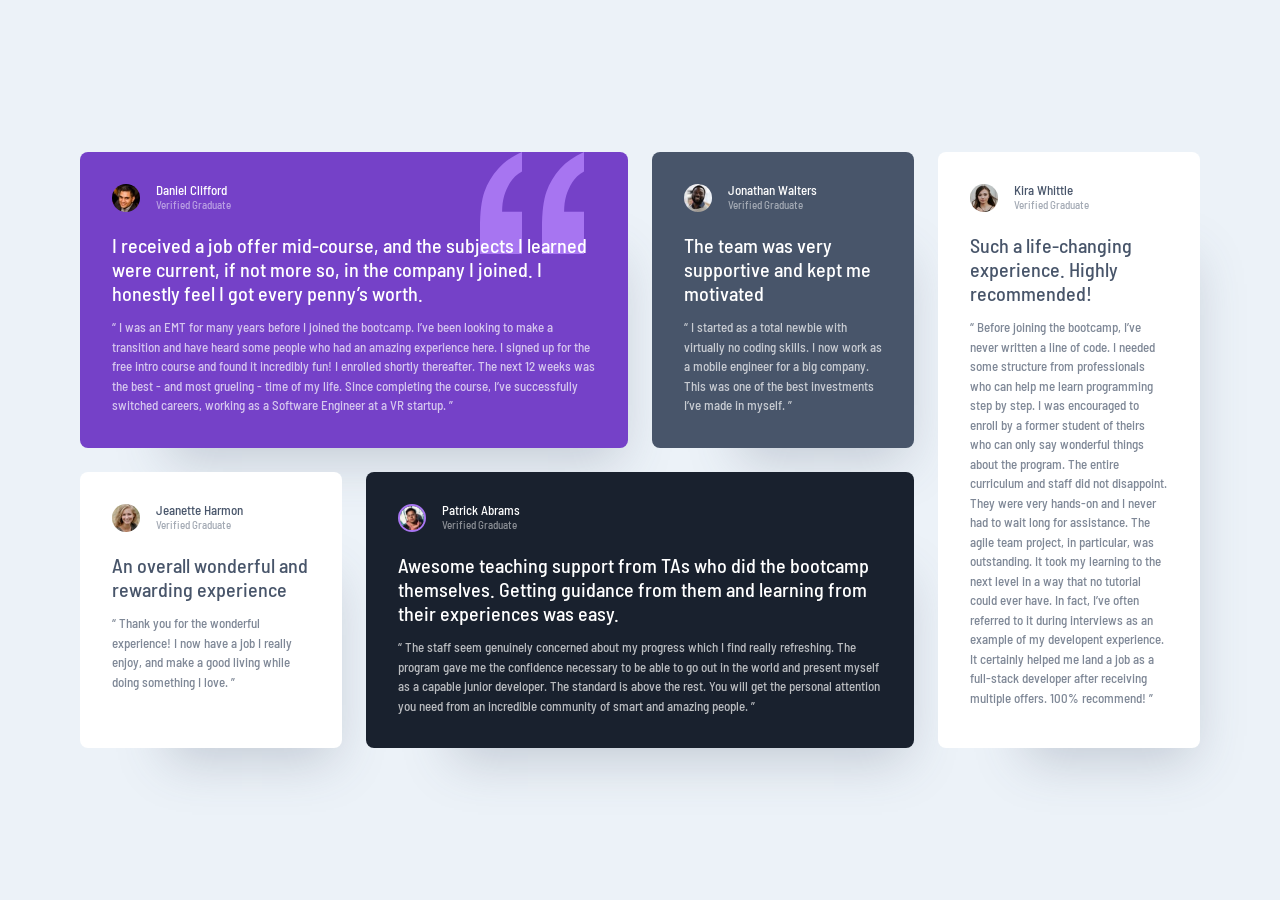
<file: index.html>
<!DOCTYPE html>
<html>
<head>
  <meta http-equiv="refresh" content="0; url=GridTemplate.html">
  <title>Redirecting...</title>
</head>
<body>
  <p>If you are not redirected automatically, 
  <a href="GridTemplate.html">click here</a>.</p>
</body>
</html>
</file>
<file: style.css>
:root {
  --clr-primary-400: 263 55% 52%;
  --clr-secondary-400: 217 19% 35%;
  --clr-secondary-500: 219 29% 14%;
  --clr-neutral-100: 0 0% 100%;
  --clr-neutral-200: 210 46% 95%;
  --clr-neutral-300: 0 0% 81%;
  --ff-primary: "Barlow Semi Condensed", sans-serif;
  --fw-400: 500;
  --fw-700: 600;
  --fs-300: 0.6875rem;
  --fs-400: 0.8125rem;
  --fs-500: 1.25rem;
}

/* Box sizing rules */
*,
*::before,
*::after {
  box-sizing: border-box;
}

/* Remove default margin */
body,
h1,
h2,
h3,
h4,
p,
figure,
blockquote,
dl,
dd {
  margin: 0;
}

/* Remove list styles on ul, ol elements with a list role, which suggests default styling will be removed */
/* ul[role="list"],
ol[role="list"] {
  list-style: none;
} */

/* Set core root defaults */
/* html:focus-within {
  scroll-behavior: smooth;
} */

/* Set core body defaults */
body {
  min-height: 100vh;
  text-rendering: optimizeSpeed;
  line-height: 1.5;
}

/* A elements that don't have a class get default styles */
/* a:not([class]) {
  text-decoration-skip-ink: auto;
} */

/* Make images easier to work with */
img,
picture {
  max-width: 100%;
  display: block;
}

/* Inherit fonts for inputs and buttons */
/* input,
button,
textarea,
select {
  font: inherit;
} */

/* Remove all animations, transitions and smooth scroll for people that prefer not to see them */
@media (prefers-reduced-motion: reduce) {
  html:focus-within {
    scroll-behavior: auto;
  }

  *,
  *::before,
  *::after {
    animation-duration: 0.01ms !important;
    animation-iteration-count: 1 !important;
    transition-duration: 0.01ms !important;
    scroll-behavior: auto !important;
  }
}

body {
  display: grid;
  place-content: center;
  min-height: 100vh;
  font-family: var(--ff-primary);
  font-weight: var(--fw-400);
  background-color: hsl(var(--clr-neutral-200));
}

h1,
h2,
h3 {
  font-weight: var(--fw-700);
}

/* utilities */
.flex {
  display: flex;
  gap: var(--gap, 1rem);
}

.flow>*:where(:not(:first-child)) {
  margin-top: var(--flow-spacer, 1em);
}

.bg-primary-400 {
  background: hsl(var(--clr-primary-400));
}

.bg-secondary-400 {
  background: hsl(var(--clr-secondary-400));
}

.bg-secondary-500 {
  background: hsl(var(--clr-secondary-500));
}

.bg-neutral-100 {
  background: hsl(var(--clr-neutral-100));
}

.text-neutral-100 {
  color: hsl(var(--clr-neutral-100));
}

.text-secondary-400 {
  color: hsl(var(--clr-secondary-400));
}

.border-primary-400 {
  border: 2px solid #a775f1;
}

/* components */
.testimonial-grid {
  display: grid;
  gap: 1.5rem;
  grid-auto-columns: 1fr;
  grid-template-areas: 'one' 'two' 'three' 'four' 'five';
  padding-block: 2rem;
  width: min(95%, 70rem);
  margin-inline: auto;
}

.testimonial {
  font-size: var(--fs-400);
  padding: 2rem;
  border-radius: 0.5rem;
  box-shadow: 2.5rem 3.75rem 3rem -3rem hsl(var(--clr-secondary-400) / 0.25);
}

.testimonial:nth-child(1) {
  grid-area: one;
}

.testimonial:nth-child(2) {
  grid-area: two;
}

.testimonial:nth-child(3) {
  grid-area: three;
}

.testimonial:nth-child(4) {
  grid-area: four;
}

.testimonial:nth-child(5) {
  grid-area: five;
}

@media screen and (min-width: 33em) {
  .testimonial-grid {
    grid-template-areas: "one one" "two three" "five five" "four four";
  }
}

@media screen and (min-width: 38em) {
  .testimonial-grid {
    grid-template-areas: 'one one' 'two five' 'three five' 'four four';
  }
}

@media screen and (min-width: 54em) {
  .testimonial-grid {
    grid-template-areas: "one one two" "five five five" "three four four";
  }
}

@media screen and (min-width: 75em) {
  .testimonial-grid {
    grid-template-areas: "one one two five" "three four four five";
  }
}

.testimonial.quote {
  background-image: url("./images/bg-pattern-quotation.svg");
  background-repeat: no-repeat;
  background-position: top right 10%;
}

.testimonial img {
  width: 1.75rem;
  aspect-ratio: 1;
  border-radius: 50%;
}

.testimonial .name {
  font-size: var(--fs-400);
  font-weight: var(--fw-400);
  line-height: 1;
}

.testimonial .position {
  font-size: var(--fs-300);
  opacity: 0.5;
}

.testimonial>p:first-of-type {
  font-size: var(--fs-500);
  line-height: 1.2;
}

.testimonial>p:last-of-type {
  opacity: 0.7;
}
</file>
